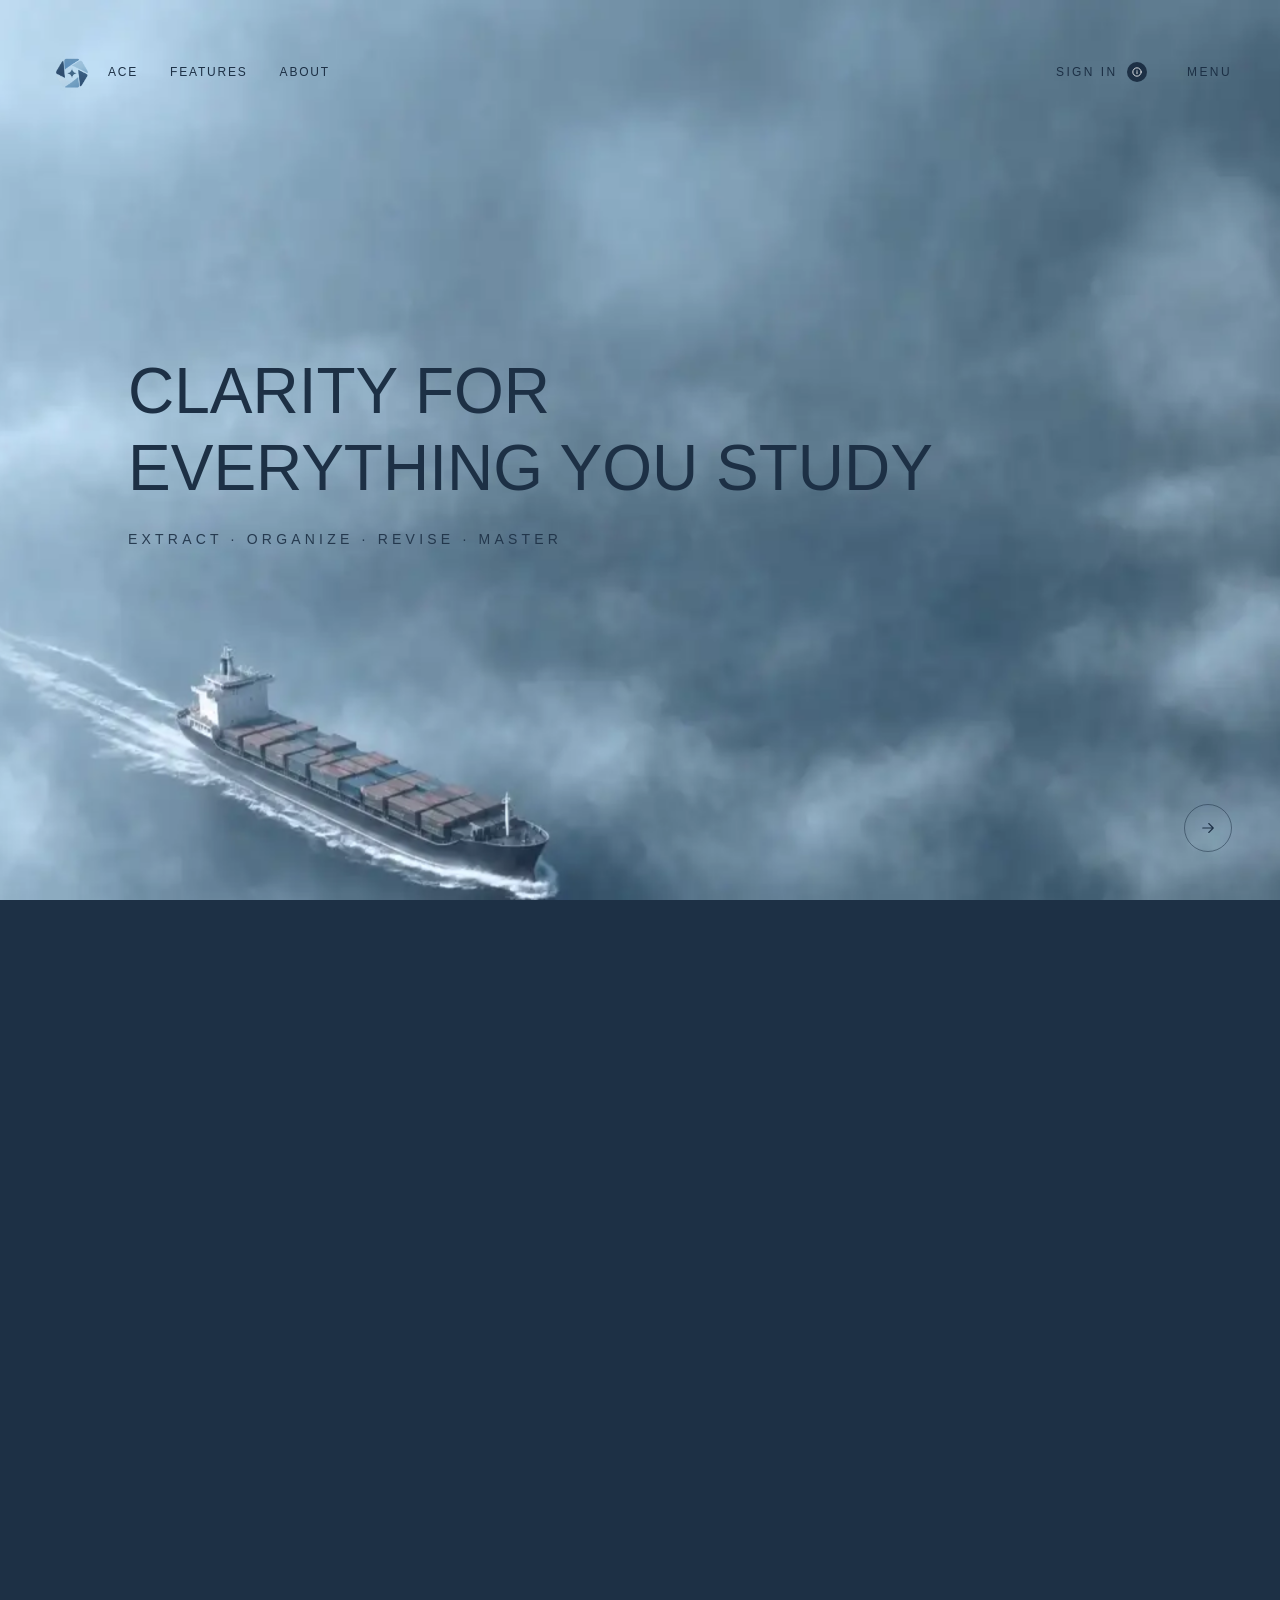
<file: index.html>
<!doctype html>
<html lang="en">
<head>
  <meta charset="UTF-8">
  <meta name="viewport" content="width=device-width, initial-scale=1">
<title>Ace — Clarity for Everything You Study</title>
<meta name="description" content="Ace — extract concepts, organize knowledge, and create smarter revision materials from your study notes.">
<meta property="og:title" content="Ace — Clarity for Everything You Study">
<meta property="og:description" content="Ace — extract, organize, revise, and master your study content.">
  <meta property="og:type" content="website">
  <meta name="twitter:card" content="summary_large_image">
  <link rel="icon" type="image/png" sizes="32x32" href="assets/favicon-32x32.png">
  <link rel="icon" type="image/png" sizes="16x16" href="assets/favicon-16x16.png">
  <link rel="icon" type="image/png" sizes="48x48" href="assets/favicon-48x48.png">
  <link href="https://db.onlinewebfonts.com/c/95cecf452d3208890088a5b4c19c7ecf?family=Helvetica+Neue+ME" rel="stylesheet">
  <link rel="stylesheet" href="./cinematic.css">
<script src="./mp4box.all.min.js" defer></script>
<script src="./cinematic.js" defer></script>
</head>
<body>
  <main id="scroll-track" class="scroll-track">
    <div class="scene">
      <video id="background-video" class="background-video" src="https://d8j0ntlcm91z4.cloudfront.net/user_38xzZboKViGWJOttwIXH07lWA1P/hf_20260821_114821_a8ca298f-be2c-4613-a4dd-51b69e16bbde.mp4" muted playsinline preload="metadata" aria-hidden="true"></video>
      <div class="scene-fallback" id="scene-fallback" aria-hidden="true"></div>
      <canvas id="frame-canvas" class="frame-canvas frame-layer" width="1920" height="1080" aria-hidden="true"></canvas>
      <canvas id="frame-canvas-alt" class="frame-canvas frame-layer" width="1920" height="1080" aria-hidden="true"></canvas>
      <div class="scene-content">
<header class="navbar" id="navbar">
  <div class="navbar-left">
    <button class="hamburger" id="menu-open" type="button" aria-label="Open menu" aria-expanded="false" aria-controls="mobile-menu"><span></span><span></span><span></span></button>

    <a class="navbar-brand" href="#top" aria-label="Ace home">
      <img class="navbar-logo" src="./assets/ace-logo.png" alt="" width="48" height="48" decoding="async">
      <span class="navbar-wordmark">ACE</span>
    </a>

    <nav class="desktop-links" aria-label="Main navigation">
      <a class="nav-link" href="#partnerships">FEATURES</a>
      <a class="nav-link" href="#future">ABOUT</a>
    </nav>
  </div>

  <div class="nav-right">
    <a class="news-link" href="login.html">SIGN IN <span class="info-disc"><svg viewBox="0 0 24 24" aria-hidden="true"><circle cx="12" cy="12" r="10"></circle><path d="M12 11v5M12 8h.01"></path></svg></span></a>
    <button class="menu-label" id="menu-label" type="button" aria-label="Open menu">MENU</button>
  </div>
</header>

        <section class="text-section hero" id="top" aria-label="Ace introduction">
          <div class="hero-copy">
            <h1 class="stagger" data-delay="0">CLARITY FOR<br class="desktop-break"> EVERYTHING YOU STUDY</h1>
            <p class="stagger" data-delay="150">EXTRACT · ORGANIZE · REVISE · MASTER</p>
          </div>
          <a href="#partnerships" class="circle-link hero-next stagger" data-delay="300" aria-label="Next section"><svg viewBox="0 0 24 24" aria-hidden="true"><path d="M5 12h14m-6-6 6 6-6 6"></path></svg></a>
        </section>

        <section class="text-section partnerships" id="partnerships" aria-label="Partnerships">
          <h2 class="stagger" data-delay="0">Study content that <span class="strong">organizes with you</span> <span class="soft">across every subject</span></h2>
          <div class="section-controls">
            <a href="#future" class="circle-link down stagger" data-delay="200" aria-label="Next section"><svg viewBox="0 0 24 24" aria-hidden="true"><path d="M12 5v14m-6-6 6 6 6-6"></path></svg></a>
            <div class="dots stagger" data-delay="350" aria-hidden="true"><i></i><i></i><i></i></div>
            <a href="#top" class="circle-link up stagger" data-delay="500" aria-label="Back to top"><svg viewBox="0 0 24 24" aria-hidden="true"><path d="m18 15-6-6-6 6"></path></svg></a>
          </div>
        </section>

        <section class="text-section future" id="future" aria-label="About Ace">
          <div class="future-copy">
            <p class="eyebrow stagger" data-delay="0">Ace | About</p>
            <h2 class="stagger" data-delay="150">Revision that<br>moves with you.</h2>
            <a href="login.html" class="contact-link stagger" data-delay="300"><span>Enter Ace</span><span class="contact-disc"><svg viewBox="0 0 24 24" aria-hidden="true"><path d="M5 12h14m-6-6 6 6-6 6"></path></svg></span></a>
          </div>
        </section>
      </div>
    </div>
  </main>
  <div id="mobile-menu" class="mobile-menu" aria-hidden="true">
    <div class="menu-panel">
      <div class="menu-top">
        <a class="mobile-menu-brand" href="#top">
          <img src="./assets/ace-logo.png" alt="" width="44" height="44" decoding="async">
          <span>ACE</span>
        </a>
        <button id="menu-close" class="close-button" type="button" aria-label="Close menu"><svg viewBox="0 0 24 24" aria-hidden="true"><path d="M18 6 6 18M6 6l12 12"></path></svg></button>
      </div>
<nav class="mobile-links" aria-label="Mobile navigation">
        <a class="selected" href="#top">ACE</a>
        <a href="#partnerships">FEATURES</a>
        <a href="#future">ABOUT</a>
        <a href="login.html">SIGN IN</a>
      </nav>
      <div class="menu-footer"><a href="login.html">SIGN IN</a><a href="#future">ABOUT</a></div>
    </div>
  </div>

  <script>
    const navLinks = document.querySelectorAll(".desktop-links .nav-link");

    navLinks.forEach(link => {
      link.addEventListener("click", () => {
        navLinks.forEach(item => item.classList.remove("active"));
        link.classList.add("active");
      });
    });
  </script>
</body>
</html>
</file>
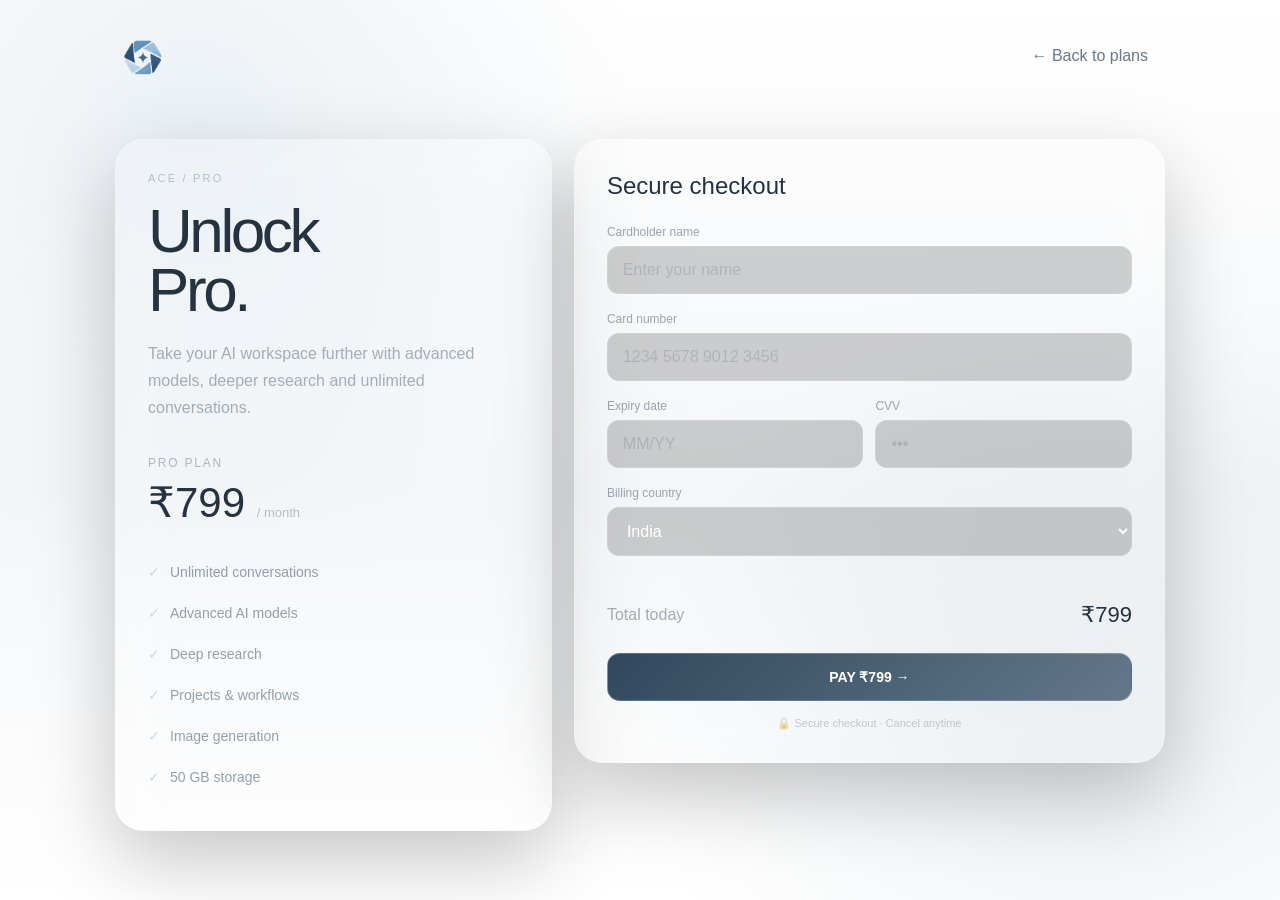
<file: payment.html>
<!DOCTYPE html>
<html lang="en">
<head>
  <meta charset="UTF-8">
  <meta name="viewport" content="width=device-width, initial-scale=1.0">
  <title>Ace — Secure Checkout</title>
  <link rel="icon" type="image/png" sizes="32x32" href="assets/favicon-32x32.png">
  <link rel="icon" type="image/png" sizes="16x16" href="assets/favicon-16x16.png">
  <link rel="icon" type="image/png" sizes="48x48" href="assets/favicon-48x48.png">

  <style>
    * {
      box-sizing: border-box;
      margin: 0;
      padding: 0;
    }

    body {
      min-height: 100vh;
      font-family: Inter, Arial, sans-serif;
      color: #253341;
      background:
        radial-gradient(circle at 15% 15%, rgba(234, 240, 245, .95), transparent 34%),
        radial-gradient(circle at 85% 80%, rgba(120, 150, 173, .12), transparent 34%),
        linear-gradient(180deg, #ffffff 0%, #f4f6f8 55%, #ffffff 100%);
      padding: 28px;
    }

    .page {
      max-width: 1050px;
      margin: auto;
    }

    .topbar {
      display: flex;
      align-items: center;
      justify-content: space-between;
      margin-bottom: 55px;
    }

    .logo {
      display: inline-flex;
      align-items: center;
      text-decoration: none;
      line-height: 0;
    }

    .logo img {
      width: 56px;
      height: 56px;
      display: block;
      object-fit: contain;
      background: transparent;
    }

    .back {
      color: #687887;
      text-decoration: none;
      border: 1px solid rgba(255,255,255,.14);
      padding: 10px 16px;
      border-radius: 999px;
    }

    .back:hover {
      color: white;
      background: rgba(255,255,255,.06);
    }

    .layout {
      display: grid;
      grid-template-columns: .85fr 1.15fr;
      gap: 22px;
      align-items: start;
    }

    .card {
      border: 1px solid rgba(255,255,255,.12);
      background: rgba(255,255,255,.055);
      backdrop-filter: blur(24px);
      border-radius: 28px;
      padding: 32px;
      box-shadow: 0 30px 80px rgba(0,0,0,.22);
    }

    .eyebrow {
      font-size: 11px;
      letter-spacing: .2em;
      text-transform: uppercase;
      color: #aebfd0;
      margin-bottom: 18px;
    }

    h1 {
      font-size: clamp(38px, 5vw, 62px);
      font-weight: 300;
      letter-spacing: -.055em;
      line-height: .95;
      margin-bottom: 20px;
    }

    .intro {
      color: rgba(104,120,135,.58);
      line-height: 1.7;
      margin-bottom: 35px;
    }

    .plan-name {
      color: rgba(104,120,135,.5);
      font-size: 12px;
      text-transform: uppercase;
      letter-spacing: .15em;
    }

    .price {
      font-size: 42px;
      font-weight: 300;
      margin: 8px 0 25px;
    }

    .price span {
      font-size: 13px;
      color: rgba(104,120,135,.45);
    }

    .features {
      list-style: none;
    }

    .features li {
      padding: 12px 0;
      border-bottom: 1px solid rgba(255,255,255,.07);
      color: rgba(104,120,135,.7);
      font-size: 14px;
    }

    .features li::before {
      content: "✓";
      color: #c7d9e7;
      margin-right: 10px;
    }

    .checkout h2 {
      font-size: 24px;
      font-weight: 500;
      margin-bottom: 25px;
    }

    .field {
      margin-bottom: 18px;
    }

    label {
      display: block;
      font-size: 12px;
      color: rgba(104,120,135,.65);
      margin-bottom: 7px;
    }

    input,
    select {
      width: 100%;
      padding: 14px 15px;
      border-radius: 12px;
      border: 1px solid rgba(255,255,255,.13);
      background: rgba(0,0,0,.18);
      color: white;
      outline: none;
      font: inherit;
    }

    input::placeholder {
      color: rgba(104,120,135,.28);
    }

    input:focus,
    select:focus {
      border-color: rgba(190,210,225,.55);
      box-shadow: 0 0 0 3px rgba(190,210,225,.07);
    }

    select option {
      background: linear-gradient(135deg, #52758f, #344b63);
      color: #ffffff;
    }

    .row {
      display: grid;
      grid-template-columns: 1fr 1fr;
      gap: 12px;
    }

    .summary {
      display: flex;
      justify-content: space-between;
      align-items: center;
      margin: 25px 0;
      padding-top: 20px;
      border-top: 1px solid rgba(255,255,255,.1);
    }

    .summary span:first-child {
      color: rgba(104,120,135,.6);
    }

    .summary strong {
      font-size: 22px;
      font-weight: 500;
    }

    .pay-btn {
      width: 100%;
      padding: 15px;
      border-radius: 13px;
      border: 1px solid rgba(255,255,255,.2);
      background: linear-gradient(135deg, #30485d, #63788a);
      color: white;
      font-size: 14px;
      font-weight: 700;
      cursor: pointer;
      transition: .25s;
    }

    .pay-btn:hover {
      transform: translateY(-2px);
      box-shadow: 0 12px 30px rgba(0,0,0,.25);
    }

    .secure {
      text-align: center;
      color: rgba(104,120,135,.38);
      font-size: 11px;
      margin-top: 16px;
    }

    .success {
      display: none;
      text-align: center;
      padding: 35px 10px;
    }

    .success-icon {
      width: 64px;
      height: 64px;
      margin: 0 auto 20px;
      border-radius: 50%;
      display: flex;
      align-items: center;
      justify-content: center;
      background: rgba(100,150,130,.15);
      border: 1px solid rgba(150,210,180,.25);
      font-size: 28px;
    }

    .success h2 {
      font-size: 30px;
      font-weight: 400;
      margin-bottom: 10px;
    }

    .success p {
      color: rgba(104,120,135,.55);
      line-height: 1.6;
      margin-bottom: 25px;
    }

    .dashboard-btn {
      display: inline-block;
      padding: 13px 20px;
      border-radius: 12px;
      color: white;
      text-decoration: none;
      background: rgba(255,255,255,.08);
      border: 1px solid rgba(255,255,255,.14);
    }

    @media(max-width: 800px) {
      .layout {
        grid-template-columns: 1fr;
      }

      body {
        padding: 18px;
      }

      .card {
        padding: 24px;
      }
    }

    @media(max-width: 480px) {
      .row {
        grid-template-columns: 1fr;
      }

      .topbar {
        margin-bottom: 35px;
      }
    }
  </style>
</head>

<body>

  <div class="page">

    <header class="topbar">
      <a href="dashboard.html" class="logo">
        <img src="assets/ace-logo.png" alt="Ace" width="56" height="56" decoding="async">
      </a>
      <a href="pricing.html" class="back">← Back to plans</a>
    </header>

    <main class="layout">

      <!-- PLAN SUMMARY -->
      <section class="card">

        <div class="eyebrow">Ace / Pro</div>

        <h1>Unlock<br>Pro.</h1>

        <p class="intro">
          Take your AI workspace further with advanced models,
          deeper research and unlimited conversations.
        </p>

        <div class="plan-name">Pro Plan</div>

        <div class="price">
          ₹799 <span>/ month</span>
        </div>

        <ul class="features">
          <li>Unlimited conversations</li>
          <li>Advanced AI models</li>
          <li>Deep research</li>
          <li>Projects & workflows</li>
          <li>Image generation</li>
          <li>50 GB storage</li>
        </ul>

      </section>


      <!-- CHECKOUT -->
      <section class="card checkout" id="checkoutCard">

        <div id="checkoutForm">

          <h2>Secure checkout</h2>

          <div class="field">
            <label>Cardholder name</label>
            <input
              type="text"
              id="cardName"
              placeholder="Enter your name"
            >
          </div>

          <div class="field">
            <label>Card number</label>
            <input
              type="text"
              id="cardNumber"
              maxlength="19"
              placeholder="1234 5678 9012 3456"
            >
          </div>

          <div class="row">

            <div class="field">
              <label>Expiry date</label>
              <input
                type="text"
                id="expiry"
                maxlength="5"
                placeholder="MM/YY"
              >
            </div>

            <div class="field">
              <label>CVV</label>
              <input
                type="password"
                id="cvv"
                maxlength="3"
                placeholder="•••"
              >
            </div>

          </div>

          <div class="field">
            <label>Billing country</label>

            <select id="country">
              <option value="India">India</option>
              <option value="United States">United States</option>
              <option value="United Kingdom">United Kingdom</option>
              <option value="Singapore">Singapore</option>
              <option value="Australia">Australia</option>
            </select>
          </div>

          <div class="summary">
            <span>Total today</span>
            <strong>₹799</strong>
          </div>

          <button class="pay-btn" id="payBtn">
            PAY ₹799 →
          </button>

          <div class="secure">
            🔒 Secure checkout · Cancel anytime
          </div>

        </div>


        <!-- SUCCESS -->
        <div class="success" id="successMessage">

          <div class="success-icon">✓</div>

          <h2>You're now Pro.</h2>

          <p>
            Your Ace Pro plan has been activated successfully.
            You can now return to your workspace and start creating.
          </p>

          <a href="dashboard.html" class="dashboard-btn">
            GO TO DASHBOARD →
          </a>

        </div>

      </section>

    </main>

  </div>


  <script>

    const cardNumber = document.getElementById("cardNumber");
    const expiry = document.getElementById("expiry");
    const payBtn = document.getElementById("payBtn");
    const checkoutForm = document.getElementById("checkoutForm");
    const successMessage = document.getElementById("successMessage");

    /* Card number formatting */
    cardNumber.addEventListener("input", function () {
      let value = this.value.replace(/\D/g, "").slice(0, 16);
      this.value = value.replace(/(.{4})/g, "$1 ").trim();
    });

    /* Expiry formatting */
    expiry.addEventListener("input", function () {
      let value = this.value.replace(/\D/g, "").slice(0, 4);

      if (value.length > 2) {
        value = value.slice(0, 2) + "/" + value.slice(2);
      }

      this.value = value;
    });

    /* Demo payment */
    payBtn.addEventListener("click", function () {

      const name = document.getElementById("cardName").value.trim();
      const number = cardNumber.value.replace(/\s/g, "");
      const expiryValue = expiry.value.trim();
      const cvv = document.getElementById("cvv").value.trim();

      if (!name || number.length < 16 || expiryValue.length < 5 || cvv.length < 3) {
        alert("Please enter all payment details.");
        return;
      }

      payBtn.textContent = "PROCESSING...";

      setTimeout(() => {

        checkoutForm.style.display = "none";
        successMessage.style.display = "block";

      }, 1000);

    });

  </script>

  <style>
body > * {
  animation: pageRise 0.8s cubic-bezier(.16,1,.3,1) both;
}

@keyframes pageRise {
  from {
    opacity: 0;
    transform: translateY(35px);
  }

  to {
    opacity: 1;
    transform: translateY(0);
  }
}
</style>

</body>
</html>
</file>
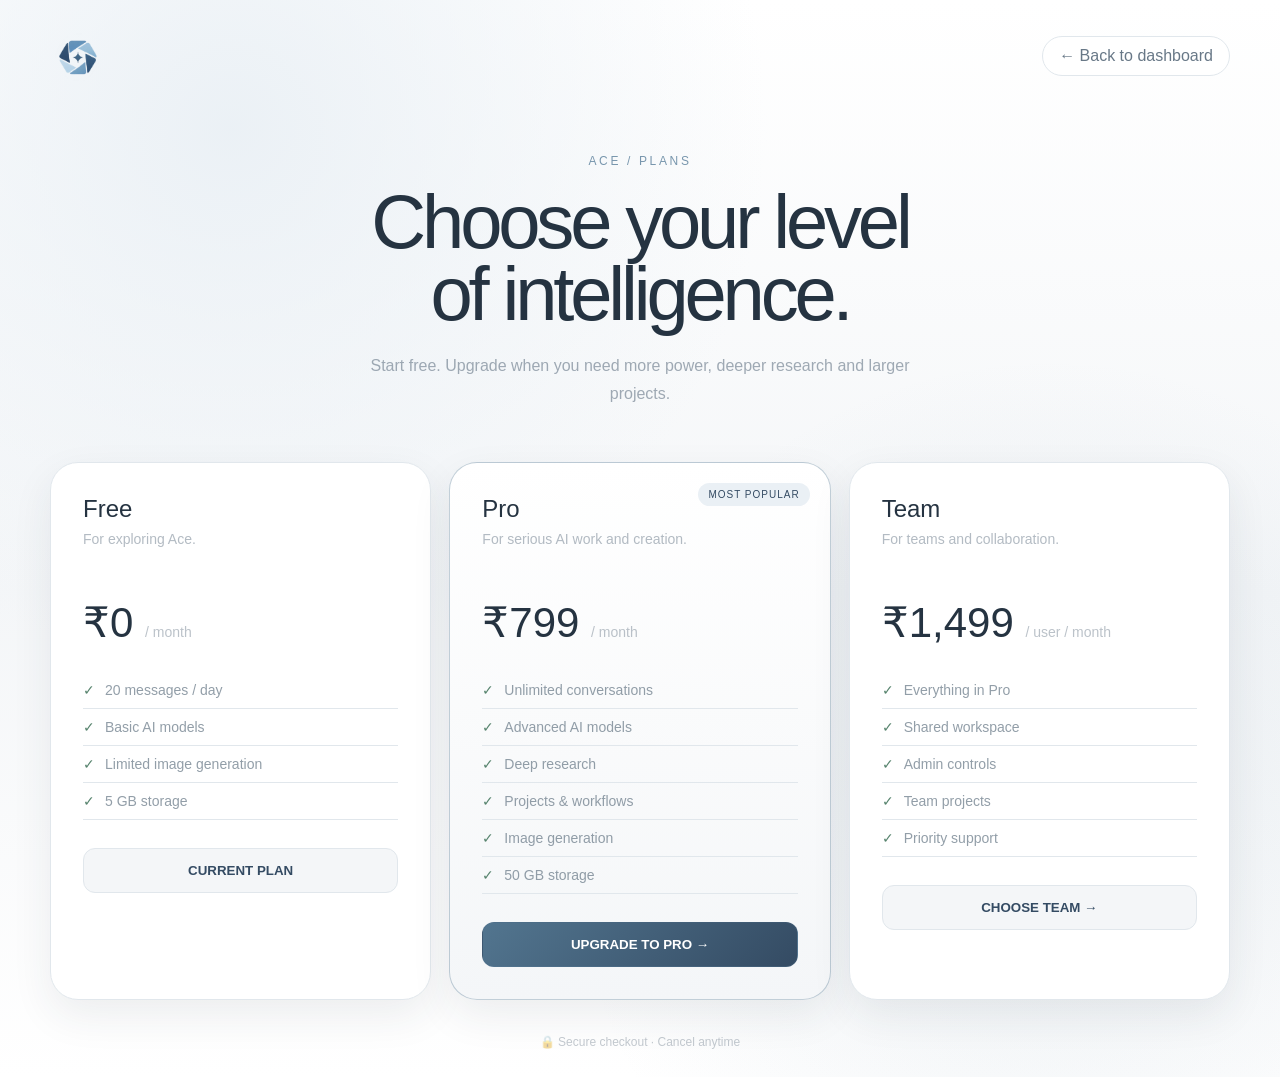
<file: pricing.html>
<!DOCTYPE html>
<html lang="en">
<head>
  <meta charset="UTF-8">
  <meta name="viewport" content="width=device-width, initial-scale=1.0">
  <title>Ace — Pricing</title>
  <link rel="icon" type="image/png" sizes="32x32" href="assets/favicon-32x32.png">
  <link rel="icon" type="image/png" sizes="16x16" href="assets/favicon-16x16.png">
  <link rel="icon" type="image/png" sizes="48x48" href="assets/favicon-48x48.png">

  <style>
    * {
      box-sizing: border-box;
      margin: 0;
      padding: 0;
    }

    body {
      min-height: 100vh;
      font-family: Inter, Arial, sans-serif;
      color: #253341;
      background:
        radial-gradient(circle at 18% 12%, rgba(234, 240, 245, .95), transparent 38%),
        radial-gradient(circle at 82% 78%, rgba(120, 150, 173, .12), transparent 36%),
        linear-gradient(180deg, #ffffff 0%, #f4f6f8 55%, #ffffff 100%);
      padding: 28px;
    }

    .page {
      max-width: 1180px;
      margin: auto;
    }

    .topbar {
      display: flex;
      justify-content: space-between;
      align-items: center;
      margin-bottom: 70px;
    }

    .logo {
      display: inline-flex;
      align-items: center;
      text-decoration: none;
      line-height: 0;
    }

    .logo img {
      width: 56px;
      height: 56px;
      display: block;
      object-fit: contain;
      background: transparent;
    }

    .back {
      color: #687887;
      text-decoration: none;
      padding: 10px 16px;
      border: 1px solid #e1e7ec;
      border-radius: 999px;
      background: #ffffff;
    }

    .back:hover {
      color: #344b63;
      background: #eaf0f5;
    }

    .heading {
      text-align: center;
      margin-bottom: 55px;
    }

    .eyebrow {
      font-size: 12px;
      letter-spacing: .22em;
      text-transform: uppercase;
      color: #7896ad;
      margin-bottom: 18px;
    }

    h1 {
      font-size: clamp(42px, 7vw, 76px);
      font-weight: 300;
      letter-spacing: -.055em;
      line-height: .95;
    }

    .heading p {
      max-width: 600px;
      margin: 22px auto 0;
      color: rgba(104,120,135,.62);
      line-height: 1.7;
    }

    .plans {
      display: grid;
      grid-template-columns: repeat(3, 1fr);
      gap: 18px;
    }

    .plan {
      position: relative;
      padding: 32px;
      border: 1px solid #e1e7ec;
      border-radius: 28px;
      background: #ffffff;
      box-shadow: 0 16px 40px rgba(37,51,65,.08);
      transition: transform .3s ease, border-color .3s ease;
    }

    .plan:hover {
      transform: translateY(-8px);
      border-color: rgba(82,117,143,.32);
    }

    .plan.pro {
      border-color: rgba(82,117,143,.35);
      background: linear-gradient(180deg, #ffffff, #f4f6f8);
    }

    .popular {
      position: absolute;
      top: 20px;
      right: 20px;
      padding: 6px 10px;
      border-radius: 999px;
      font-size: 10px;
      letter-spacing: .1em;
      text-transform: uppercase;
      background: #eaf0f5;
      color: #344b63;
    }

    .plan h2 {
      font-size: 24px;
      font-weight: 500;
      margin-bottom: 8px;
    }

    .description {
      color: rgba(104,120,135,.5);
      font-size: 14px;
      min-height: 42px;
    }

    .price {
      margin: 25px 0;
      font-size: 42px;
      font-weight: 300;
    }

    .price span {
      font-size: 14px;
      color: rgba(104,120,135,.45);
    }

    .features {
      list-style: none;
      margin-bottom: 28px;
    }

    .features li {
      padding: 10px 0;
      color: rgba(104,120,135,.72);
      font-size: 14px;
      border-bottom: 1px solid #e1e7ec;
    }

    .features li::before {
      content: "✓";
      margin-right: 10px;
      color: #56836d;
    }

    .choose {
      width: 100%;
      padding: 14px;
      border-radius: 12px;
      border: 1px solid #e1e7ec;
      background: #f4f6f8;
      color: #344b63;
      font-weight: 600;
      cursor: pointer;
      transition: .25s;
    }

    .choose:hover {
      background: #eaf0f5;
      transform: translateY(-2px);
    }

    .pro .choose {
      background: linear-gradient(135deg, #52758f, #344b63);
      border-color: rgba(82,117,143,.28);
      color: #ffffff;
    }

    .secure {
      text-align: center;
      margin-top: 35px;
      color: rgba(104,120,135,.4);
      font-size: 12px;
    }

    @media(max-width: 850px) {
      .plans {
        grid-template-columns: 1fr;
        max-width: 500px;
        margin: auto;
      }

      .topbar {
        margin-bottom: 45px;
      }
    }
  </style>
</head>

<body>

  <div class="page">

    <header class="topbar">
      <a href="dashboard.html" class="logo">
        <img src="assets/ace-logo.png" alt="Ace" width="56" height="56" decoding="async">
      </a>
      <a href="dashboard.html" class="back">← Back to dashboard</a>
    </header>

    <section class="heading">
      <div class="eyebrow">Ace / Plans</div>

      <h1>Choose your level<br>of intelligence.</h1>

      <p>
        Start free. Upgrade when you need more power,
        deeper research and larger projects.
      </p>
    </section>

    <section class="plans">

      <!-- FREE -->
      <article class="plan">
        <h2>Free</h2>

        <p class="description">
          For exploring Ace.
        </p>

        <div class="price">
          ₹0 <span>/ month</span>
        </div>

        <ul class="features">
          <li>20 messages / day</li>
          <li>Basic AI models</li>
          <li>Limited image generation</li>
          <li>5 GB storage</li>
        </ul>

        <button class="choose" onclick="window.location.href='dashboard.html'">
          CURRENT PLAN
        </button>
      </article>


      <!-- PRO -->
      <article class="plan pro">

        <div class="popular">Most Popular</div>

        <h2>Pro</h2>

        <p class="description">
          For serious AI work and creation.
        </p>

        <div class="price">
          ₹799 <span>/ month</span>
        </div>

        <ul class="features">
          <li>Unlimited conversations</li>
          <li>Advanced AI models</li>
          <li>Deep research</li>
          <li>Projects & workflows</li>
          <li>Image generation</li>
          <li>50 GB storage</li>
        </ul>

        <button
          class="choose"
          onclick="window.location.href='payment.html'"
        >
          UPGRADE TO PRO →
        </button>

      </article>


      <!-- TEAM -->
      <article class="plan">

        <h2>Team</h2>

        <p class="description">
          For teams and collaboration.
        </p>

        <div class="price">
          ₹1,499 <span>/ user / month</span>
        </div>

        <ul class="features">
          <li>Everything in Pro</li>
          <li>Shared workspace</li>
          <li>Admin controls</li>
          <li>Team projects</li>
          <li>Priority support</li>
        </ul>

        <button
          class="choose"
          onclick="window.location.href='payment.html?plan=team'"
        >
          CHOOSE TEAM →
        </button>

      </article>

    </section>

    <div class="secure">
      🔒 Secure checkout · Cancel anytime
    </div>

  </div>
<style>
/* Smooth cinematic entrance */
.topbar,
.heading,
.plan,
.secure {
  opacity: 0;
  transform: translateY(35px);
  animation: pricingEntrance 0.9s cubic-bezier(.16, 1, .3, 1) forwards;
}

.topbar {
  animation-delay: 0.05s;
}

.heading {
  animation-delay: 0.15s;
}

.plan:nth-child(1) {
  animation-delay: 0.28s;
}

.plan:nth-child(2) {
  animation-delay: 0.40s;
}

.plan:nth-child(3) {
  animation-delay: 0.52s;
}

.secure {
  animation-delay: 0.65s;
}

@keyframes pricingEntrance {
  from {
    opacity: 0;
    transform: translateY(35px);
  }

  to {
    opacity: 1;
    transform: translateY(0);
  }
}
</style>
</body>
</html>
</file>
<file: cinematic.css>
:root{--dark:#1D3045;--light:#fff;--ease:cubic-bezier(.16,1,.3,1)}
*{box-sizing:border-box}
html{scroll-behavior:smooth}
body{margin:0;overflow-x:hidden;font-family:'Helvetica Neue ME','Helvetica Neue',Helvetica,Arial,sans-serif;background:var(--dark)}
a{color:inherit;text-decoration:none}button{font:inherit;color:inherit;cursor:pointer}svg{width:100%;height:100%;fill:none;stroke:currentColor;stroke-width:1.5;stroke-linecap:round;stroke-linejoin:round}
.scroll-track{height:500vh;position:relative}.scene{position:sticky;top:0;height:100vh;height:100dvh;width:100%;overflow:hidden;background:#dce5e9}.scene-fallback{position:absolute;inset:0;z-index:0;opacity:1;transition:opacity .28s cubic-bezier(.16,1,.3,1);background:linear-gradient(165deg,#c8d4dc 0%,#dce5e9 38%,#b9c8d4 100%)}.background-video,.frame-canvas{position:absolute;inset:0;width:100%;height:100%;object-fit:cover}.background-video{z-index:1}.frame-canvas{z-index:2;opacity:0;transition:opacity .28s cubic-bezier(.16,1,.3,1);will-change:opacity}.frame-layer.is-visible{opacity:1}.frame-canvas.live,.frame-layer.live{opacity:1}.scene-content{position:absolute;inset:0;z-index:3;pointer-events:none}
.navbar{position:absolute;z-index:50;top:0;left:0;right:0;display:flex;align-items:center;justify-content:space-between;padding:3rem 3rem 1.5rem;color:var(--dark);pointer-events:auto;transition:color .5s}.navbar.is-light{color:var(--light)}.desktop-links{display:flex;align-items:center;gap:2rem}.nav-link,.news-link,.menu-label{position:relative;font-size:.75rem;font-weight:500;letter-spacing:.15em;white-space:nowrap}.nav-link,.news-link{transition:opacity .25s}.nav-link:hover,.news-link:hover,.menu-label:hover{opacity:.7}.nav-link.active:after{content:"";position:absolute;bottom:-12px;left:0;width:100%;height:2px;background:currentColor}.nav-right{display:flex;gap:2.5rem;align-items:center}.news-link{display:flex;align-items:center;gap:.6rem;letter-spacing:.2em}.info-disc{width:20px;height:20px;border-radius:50%;display:grid;place-items:center;background:currentColor}.info-disc svg{height:10px;width:10px;stroke:var(--light);stroke-width:2}.is-light .info-disc svg{stroke:var(--dark)}.menu-label{border:0;background:none;padding:0;letter-spacing:.2em}.hamburger{display:none;border:0;background:none;padding:8px 0;width:24px;flex-direction:column;gap:5px}.hamburger span{display:block;height:2px;width:24px;background:currentColor}.hamburger span:last-child{width:16px}.nav-link,.nav-right{animation:nav-enter .6s var(--ease) both}.nav-link:nth-child(1){animation-delay:.1s}.nav-link:nth-child(2){animation-delay:.18s}.nav-link:nth-child(3){animation-delay:.26s}.nav-link:nth-child(4){animation-delay:.34s}.nav-link:nth-child(5){animation-delay:.42s}.nav-right{animation-delay:.5s}@keyframes nav-enter{from{opacity:0;transform:translateY(-12px)}to{opacity:1;transform:translateY(0)}}
.text-section{position:absolute;inset:0;opacity:0;transition:opacity .1s ease-out;display:flex;align-items:center;color:var(--dark)}.text-section .stagger{opacity:0;transform:translateY(24px);transition:opacity .8s var(--ease),transform .8s var(--ease);transition-delay:var(--delay,0ms)}.text-section.visible .stagger{opacity:1;transform:translateY(0)}.hero{padding:0 8rem}.hero-copy{max-width:1000px}.hero h1{font-size:clamp(2rem,5vw,5rem);font-weight:300;line-height:1.2;text-transform:uppercase;margin:0}.hero p{font-size:.875rem;font-weight:400;letter-spacing:.3em;text-transform:uppercase;color:rgb(29 48 69 / 90%);margin:1.5rem 0 0}.circle-link{display:grid;place-items:center;border:1px solid rgb(29 48 69 / 50%);border-radius:50%;width:48px;height:48px;flex:none;pointer-events:auto;transition:opacity .3s,transform .3s}.circle-link:hover{opacity:.7}.circle-link svg{width:18px;height:18px}.hero-next{position:absolute;right:3rem;bottom:3rem}.partnerships{justify-content:center;padding:0 2rem}.partnerships h2{max-width:900px;font-weight:200;letter-spacing:.03em;line-height:1.3;text-align:center;text-transform:uppercase;font-size:clamp(1.5rem,4.5vw,4.5rem);margin:0}.partnerships .strong{color:rgb(29 48 69 / 80%)}.partnerships .soft{color:rgb(29 48 69 / 50%)}.section-controls{position:absolute;bottom:4rem;right:3rem;display:flex;flex-direction:column;align-items:center;gap:1rem}.section-controls .down{border-color:rgb(29 48 69 / 40%)}.dots{display:flex;align-items:center;gap:8px;margin-top:1rem;height:8px}.dots i{width:6px;height:6px;background:rgb(29 48 69 / 40%);border-radius:50%}.dots i:first-child{height:8px;width:8px;background:var(--dark)}.section-controls .up{margin-top:.5rem;height:40px;width:40px;border-color:rgb(29 48 69 / 30%);color:rgb(29 48 69 / 80%)}.section-controls .up svg{width:16px;height:16px}.future{justify-content:flex-end;padding:0 8rem;color:var(--light)}.future-copy{width:min(100%,42rem)}.eyebrow{font-size:1.125rem;letter-spacing:.03em;color:rgb(255 255 255 / 60%);margin:0 0 1rem}.future h2{font-size:clamp(2rem,4vw,4rem);font-weight:300;line-height:1.2;letter-spacing:.03em;text-transform:uppercase;margin:0 0 2rem}.contact-link{pointer-events:auto;display:inline-flex;align-items:center;gap:1rem;font-size:.875rem;letter-spacing:.3em;text-transform:uppercase;color:rgb(255 255 255 / 80%)}.contact-disc{width:40px;height:40px;display:grid;place-items:center;flex:none;border-radius:50%;background:var(--light);color:#1f2937;transition:transform .3s}.contact-link:hover .contact-disc{transform:scale(1.1)}.contact-disc svg{width:16px;height:16px}
.mobile-menu{position:fixed;inset:0;z-index:100;background:var(--dark);color:var(--light);opacity:0;visibility:hidden;transition:opacity .5s cubic-bezier(.4,0,.2,1),visibility .5s cubic-bezier(.4,0,.2,1)}.mobile-menu.open{opacity:1;visibility:visible}.menu-panel{height:100%;display:flex;flex-direction:column;transform:translateY(-32px);transition:transform .5s cubic-bezier(.4,0,.2,1)}.mobile-menu.open .menu-panel{transform:translateY(0)}.menu-top{display:flex;justify-content:flex-end;padding:3rem 3rem 0}.close-button{width:40px;height:40px;padding:10px;display:grid;place-items:center;border:1px solid rgb(255 255 255 / 30%);border-radius:50%;background:none;transition:border-color .25s}.close-button:hover{border-color:var(--light)}.close-button svg{width:18px;height:18px}.mobile-links{display:flex;flex:1;flex-direction:column;justify-content:center;padding:0 3rem}.mobile-links a{width:max-content;max-width:100%;padding:.75rem 0;font-size:2rem;font-weight:300;letter-spacing:.03em;text-transform:uppercase;color:rgb(255 255 255 / 60%);opacity:0;transform:translateY(20px);transition:color .3s,opacity .6s var(--ease),transform .6s var(--ease);transition-delay:0s,calc(var(--i) * 60ms),calc(var(--i) * 60ms)}.mobile-menu.open .mobile-links a{opacity:1;transform:translateY(0)}.mobile-links a.selected,.mobile-links a:hover{color:var(--light)}.mobile-links a:nth-child(1){--i:1}.mobile-links a:nth-child(2){--i:2}.mobile-links a:nth-child(3){--i:3}.mobile-links a:nth-child(4){--i:4}.mobile-links a:nth-child(5){--i:5}.menu-footer{display:flex;gap:2rem;padding:0 3rem 2.5rem;font-size:.75rem;letter-spacing:.2em;color:rgb(255 255 255 / 60%)}.menu-footer a:hover{color:var(--light)}
@media(min-width:1280px){.desktop-links{gap:2.5rem}}
@media(max-width:1023px){.navbar{padding:3rem 2rem 1.5rem}.desktop-links{display:none}.hamburger{display:flex}.hero,.future{padding-left:5rem;padding-right:5rem}}
@media(max-width:767px){.navbar{padding:2rem 1.5rem 1.5rem}.hero,.future{padding-left:1.5rem;padding-right:1.5rem}.hero-next,.section-controls{right:1.5rem}.menu-top{padding:2rem 1.5rem 0}.mobile-links{padding:0 2rem}.menu-footer{padding:0 2rem 2.5rem}.desktop-break{display:none}}
@media(max-width:639px){.nav-right{display:none}.hero h1{max-width:520px}.hero p{line-height:1.8;font-size:.75rem}.partnerships{padding:0 1.5rem}.partnerships h2{max-width:520px}.mobile-links a{font-size:1.5rem}.future-copy{max-width:100%}.future h2{font-size:clamp(2rem,8vw,3rem)}.contact-link{font-size:.75rem;letter-spacing:.2em}}
@media(prefers-reduced-motion:reduce){html{scroll-behavior:auto}.nav-link,.nav-right{animation:none}.text-section .stagger,.mobile-links a{transition-duration:.01ms}.frame-canvas,.scene-fallback{transition:none}}
.navbar-left{display:flex;align-items:center;gap:2rem;flex:0 1 auto;min-width:0}.navbar-left .desktop-links{gap:2rem}.navbar-brand{display:inline-flex;align-items:center;gap:.75rem;pointer-events:auto;flex-shrink:0}.navbar-logo{display:block;width:48px;height:48px;object-fit:contain;background:transparent;border:none;flex-shrink:0;padding:0}.navbar-wordmark{font-size:.75rem;font-weight:500;letter-spacing:.15em;white-space:nowrap}.mobile-menu .menu-top{display:flex;align-items:center;justify-content:space-between;width:100%}.mobile-menu-brand{display:inline-flex;align-items:center;gap:.75rem;color:var(--light);pointer-events:auto}.mobile-menu-brand img{display:block;width:44px;height:44px;object-fit:contain;background:transparent;flex-shrink:0}@media(max-width:1023px){.navbar-logo{width:44px;height:44px}}
</file>
